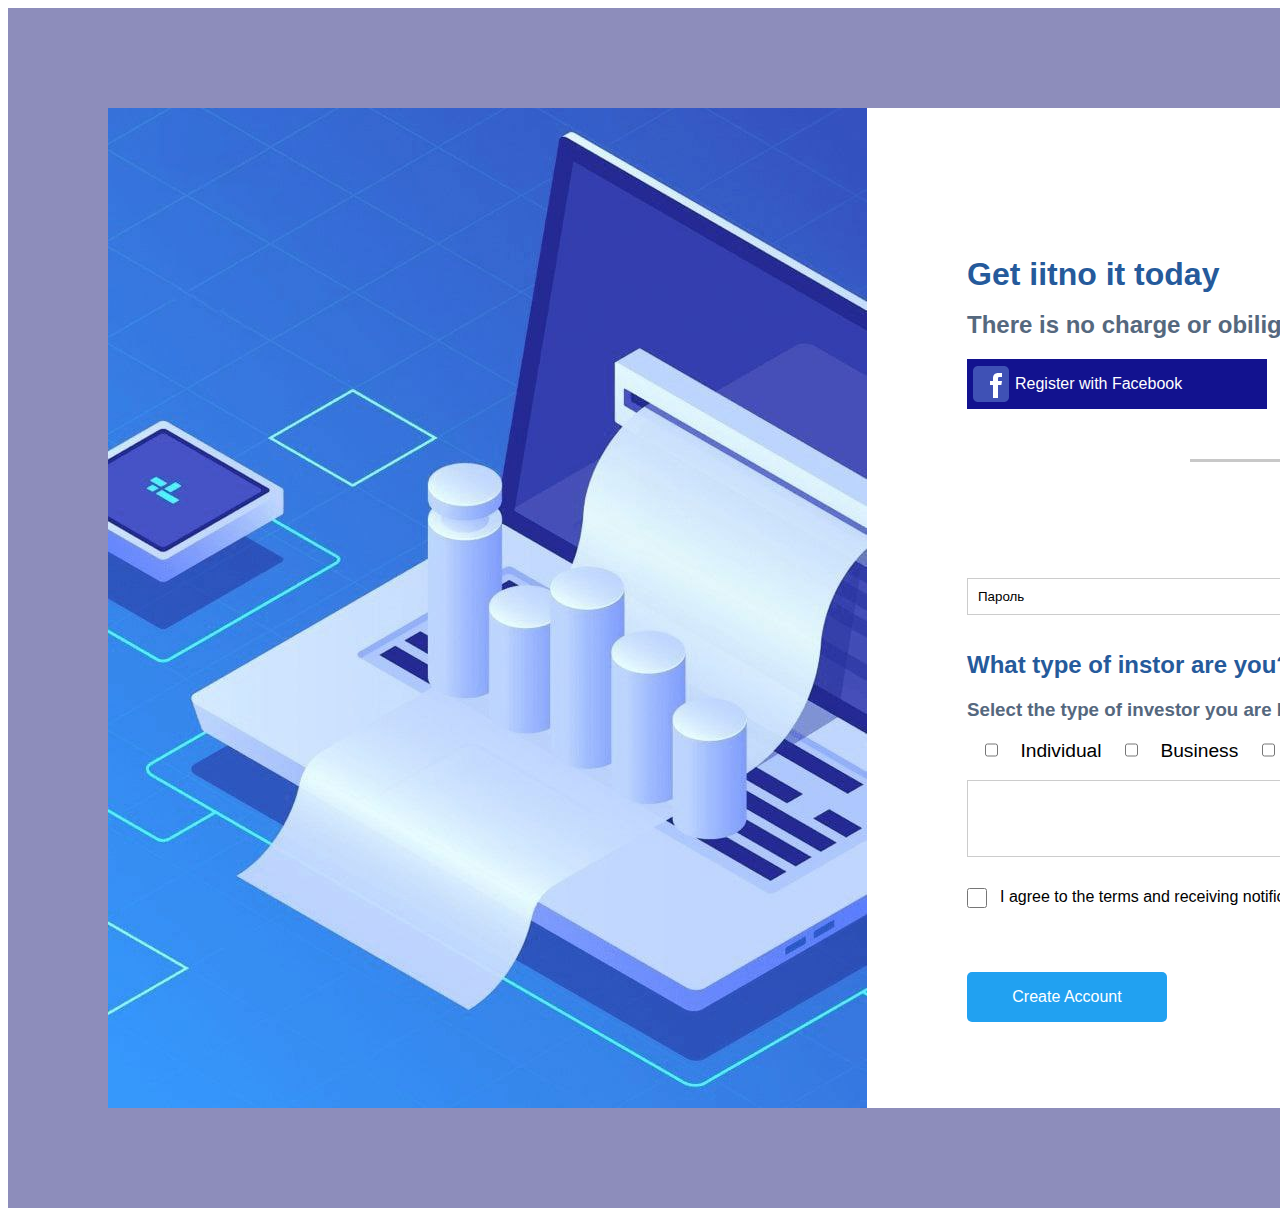
<file: index.html>
<!DOCTYPE html>
<html lang="en">
<head>
    <meta charset="UTF-8">
    <meta http-equiv="X-UA-Compatible" content="IE=edge">
    <meta name="viewport" content="width=device-width, initial-scale=1.0">
    <link rel="stylesheet" href="Untitled-1.css">
    <title>Day 2</title>
</head>
  <body>
    <div class="cube">
      <div class="cube1">
        <img class="imm" src="photo_2023-09-04_12-34-20.jpg">
      <div class="cube2">
        <h1 class="h1">Get iitno it today</h1>
        <h2  class="h2"> There is no charge or obiligation upon registration</h2>
       <div class="buttons">
        <a class="cubefk" href="https://www.vesti.ru/hitech/article/2692421"> <img src="icons8-facebook.svg" /> Register with Facebook</a>
        <a class="cubefk2" href="https://lenta.ru/news/2016/11/17/linkedin_block/"> <img src="icons8-linkedin-logo.svg" />Register with Linkedln</a>
       </div>
       <p class="p">OR</p>
       <div class="buttons">
        <p><input class="s" maxlength="20" size="35" value="Пароль"></p>
        <p><input class="s1"  maxlength="20" size="35" value="Почта"></p> 
       </div>
       <div>
        <h2 class="h11">
          What type of instor are you?
        </h2>
        <h3 class="h2">
          Select the type of investor you are below.
        </h3>
        <ul class="ul">
          <input class="li" type="checkbox">Individual</input>
          <input class="li" type="checkbox">Business</input>
          <input class="li" type="checkbox">IRA</input>
          <input class="li" type="checkbox">Trust</input>
        </ul>
        <p><input class="s3" maxlength="100" size="30" value=""></p>
        <div class="buttons">
        <input type="checkbox" class="ok"></input>
        <p class="pp">I agree to the terms and receiving notifications from iintoo </p>
        <a class="pp1" href="#">View full terms</a>
        
      </div>
      <div class="assept">Create Account</div>
      </div>
      </div>
      </div>
      </div>
    </div>
    
  </body>
</html>
</file>
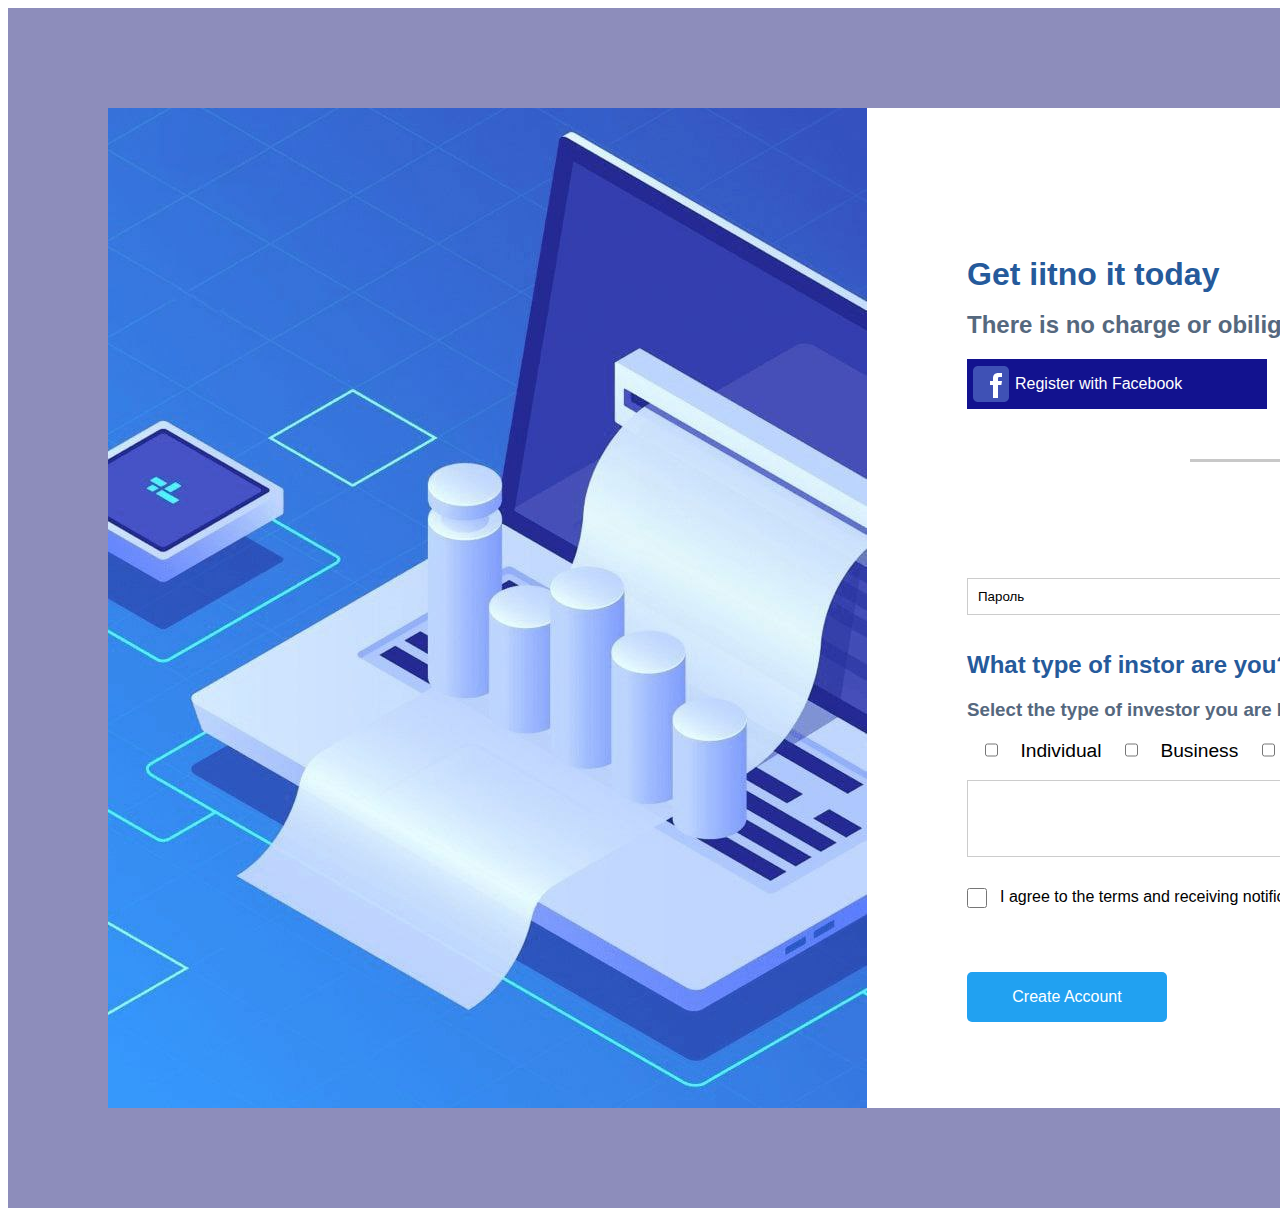
<file: Untitled-2.html>
<!DOCTYPE html>
<html lang="en">
<head>
    <meta charset="UTF-8">
    <meta http-equiv="X-UA-Compatible" content="IE=edge">
    <meta name="viewport" content="width=device-width, initial-scale=1.0">
    <link rel="stylesheet" href="Untitled-1.css">
    <title>Day 2</title>
</head>
  <body>
    <div class="cube">
      <div class="cube1">
        <img class="imm" src="photo_2023-09-04_12-34-20.jpg">
      <div class="cube2">
        <h1 class="h1">Get iitno it today</h1>
        <h2  class="h2"> There is no charge or obiligation upon registration</h2>
       <div class="buttons">
        <a class="cubefk" href="https://www.vesti.ru/hitech/article/2692421"> <img src="icons8-facebook.svg" /> Register with Facebook</a>
        <a class="cubefk2" href="https://lenta.ru/news/2016/11/17/linkedin_block/"> <img src="icons8-linkedin-logo.svg" />Register with Linkedln</a>
       </div>
       <p class="p">OR</p>
       <div class="buttons">
        <p><input class="s" maxlength="20" size="35" value="Пароль"></p>
        <p><input class="s1"  maxlength="20" size="35" value="Почта"></p> 
       </div>
       <div>
        <h2 class="h11">
          What type of instor are you?
        </h2>
        <h3 class="h2">
          Select the type of investor you are below.
        </h3>
        <ul class="ul">
          <input class="li" type="checkbox">Individual</input>
          <input class="li" type="checkbox">Business</input>
          <input class="li" type="checkbox">IRA</input>
          <input class="li" type="checkbox">Trust</input>
        </ul>
        <p><input class="s3" maxlength="100" size="30" value=""></p>
        <div class="buttons">
        <input type="checkbox" class="ok"></input>
        <p class="pp">I agree to the terms and receiving notifications from iintoo </p>
        <a class="pp1" href="#">View full terms</a>
        
      </div>
      <div class="assept">Create Account</div>
      </div>
      </div>
      </div>
      </div>
    </div>
    
  </body>
</html>
</file>
<file: Untitled-1.css>
.cube{
    height: 1200px;
    width: 1900px;
    background-color: rgb(141, 141, 187) ;

    display: flex;
    align-items: center;
    justify-content: center;
}
.cube1{
    height: 1000px;
    width: 1700px;
    background-color: rgb(255, 255, 255) ;

    display: flex;
    

}
.imm{
    height: 1000px;
    width: 800px;
    display: left;
    justify-content: left;
    align-items: left;
}

.h1{
    
    font-family: 'Trebuchet MS', 'Lucida Sans Unicode', 'Lucida Grande', 'Lucida Sans', Arial, sans-serif;
    font-size: 2rem;
    line-height: 1;
    color: #255A9B;
    display: flex;
    align-items: center;
    margin-top: 150px;
    margin-left: 100px;
}

.h11{
    font-family: 'Trebuchet MS', 'Lucida Sans Unicode', 'Lucida Grande', 'Lucida Sans', Arial, sans-serif;
    font-size: 1.5rem;
    color: #255A9B;
    display: flex;
    align-items: center;
    margin-left: 100px;
}

.h2{
    font-family: 'Trebuchet MS', 'Lucida Sans Unicode', 'Lucida Grande', 'Lucida Sans', Arial, sans-serif;
    color: #55687e;
    text-align: left;
    margin-left: 100px;
}

.cube2{
    height: 200px;
    width: 1000px;
    justify-content: left;
    text-align: left;
}

.cubefk{
    font-family: 'Trebuchet MS', 'Lucida Sans Unicode', 'Lucida Grande', 'Lucida Sans', Arial, sans-serif;
    text-decoration: none;
    height: 50px;
    width: 300px;
    font-size: 1rem;
    background-color: rgb(18, 18, 143) ;
    color: #ffffff;
    display: flex;
    align-items: center;
    justify-content: left;
    margin-left: 100px;
    
}

.cubefk2{
    font-family: 'Trebuchet MS', 'Lucida Sans Unicode', 'Lucida Grande', 'Lucida Sans', Arial, sans-serif;
    text-decoration: none;
    height: 50px;
    font-size: 1rem;
    color: #ffffff;
    width: 300px;
    background-color: rgb(20, 93, 167) ;

    display: flex;
    align-items: center;
    justify-content: left;
    margin-left: 100px;
}

.buttons{
    display: flex; 
    flex-direction: row;
}

.p{
    margin-top: 50px;
    text-align: center;
    margin-bottom: 100px;
    font-family: 'Trebuchet MS', 'Lucida Sans Unicode', 'Lucida Grande', 'Lucida Sans', Arial, sans-serif;
    height: 3px;
    width: 300px;
    margin-left: 32.3%;
    background-color: rgb(200, 200, 200);
}
.s{
    font-family: 'Trebuchet MS', 'Lucida Sans Unicode', 'Lucida Grande', 'Lucida Sans', Arial, sans-serif;
    margin-left: 100px;
    width: 80%; 
    padding: 10px; 
    box-sizing: border-box; 
    border: 1px solid #ccc; }
.s:hover {
        border-left-color: navy; 
    }
.s1:hover {
        border-left-color: navy;
    }

.s1{
    font-family: 'Trebuchet MS', 'Lucida Sans Unicode', 'Lucida Grande', 'Lucida Sans', Arial, sans-serif;
    margin-left: 130px;
    width: 80%; 
    padding: 10px; 
    box-sizing: border-box;  
    border: 1px solid #ccc; 
       
}

.ul{
    width: 450px;
    height: 20px;
    font-family: 'Trebuchet MS', 'Lucida Sans Unicode', 'Lucida Grande', 'Lucida Sans', Arial, sans-serif;
    font-size: 1.2rem;
    display: flex; 
    justify-content: space-between;
    margin-right: 500px;
    margin-left: 74px;
    list-style-image: url(perfect-circle_icon-icons.com_53928.svg);
}
.s3{
    font-family: 'Trebuchet MS', 'Lucida Sans Unicode', 'Lucida Grande', 'Lucida Sans', Arial, sans-serif;
    margin-left: 100px;
    padding: 30px; 
    box-sizing: border-box; 
    border: 1px solid #ccc; 
       
}

.ok{
    margin-left: 100px;
    margin-top: 15px;
    height: 20px;
    width: 20px;
    border: 1px solid #ccc; 

}
.pp{
    font-family: 'Trebuchet MS', 'Lucida Sans Unicode', 'Lucida Grande', 'Lucida Sans', Arial, sans-serif;
    margin-top: 15px;
    margin-left: 10px;
}
.pp1{
    font-family: 'Trebuchet MS', 'Lucida Sans Unicode', 'Lucida Grande', 'Lucida Sans', Arial, sans-serif;
    margin-top: 15px;
    margin-left: 5px;
}

.assept{
    font-family: 'Trebuchet MS', 'Lucida Sans Unicode', 'Lucida Grande', 'Lucida Sans', Arial, sans-serif;
    margin-top: 50px;
    margin-left: 100px;
    height: 50px;
    width: 200px;
    border-radius: 5px;
    display: flex;
    justify-content: center;
    align-items: center;
    background-color: rgb(33, 161, 241);
    color: #ffffff;
}
</file>
